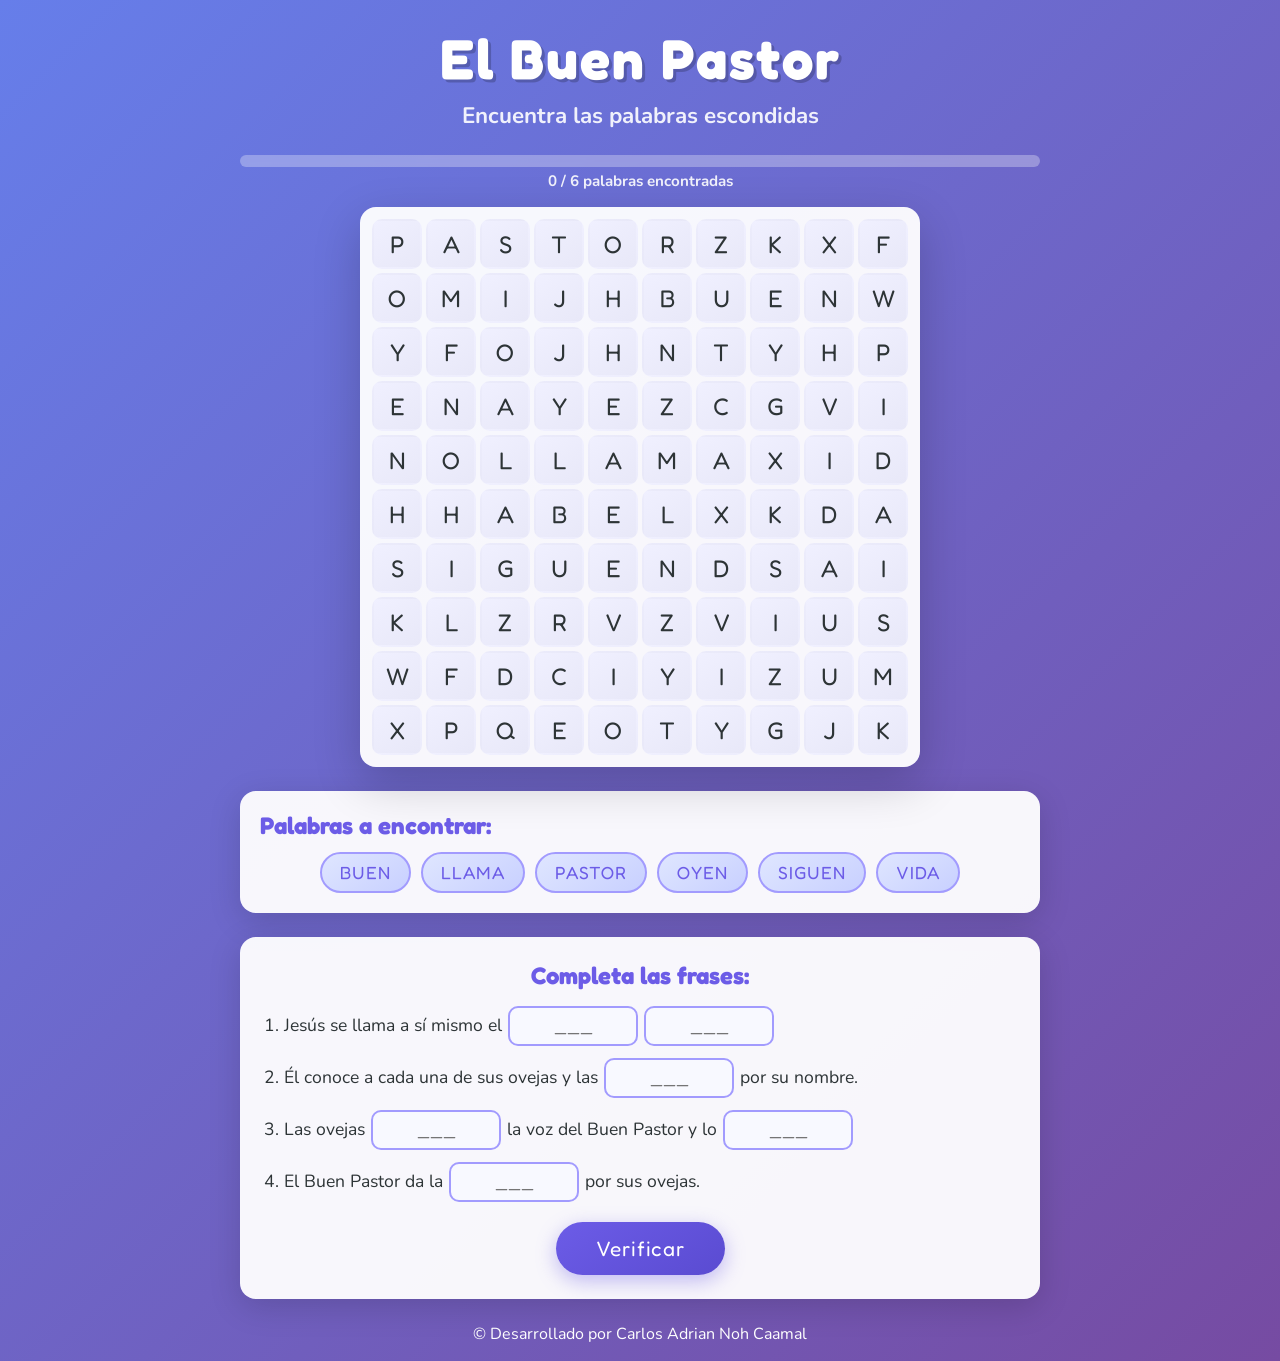
<file: index.html>
<!DOCTYPE html>
<html lang="es">

<head>
    <meta charset="UTF-8">
    <meta name="viewport" content="width=device-width, initial-scale=1.0">
    <title>El Buen Pastor - Sopa de Letras</title>
    <link rel="icon" href="icon.png" type="image/png">
    <link rel="preconnect" href="https://fonts.googleapis.com">
    <link href="https://fonts.googleapis.com/css2?family=Fredoka+One&family=Nunito:wght@400;700&display=swap" rel="stylesheet">
    <link rel="stylesheet" href="styles.css">
</head>

<body>
    <div class="game-container">
        <header class="game-header">
            <h1>El Buen Pastor</h1>
            <p class="subtitle">Encuentra las palabras escondidas</p>
        </header>

        <div class="progress-bar">
            <div class="progress-fill" id="progressFill"></div>
        </div>
        <p class="progress-text" id="progressText">0 / 6 palabras encontradas</p>

        <div class="grid-wrapper">
            <div class="word-grid" id="wordGrid"></div>
        </div>

        <div class="words-panel">
            <h2>Palabras a encontrar:</h2>
            <div class="words-list" id="wordsList">
                <span class="word-chip" data-word="BUEN">BUEN</span>
                <span class="word-chip" data-word="LLAMA">LLAMA</span>
                <span class="word-chip" data-word="PASTOR">PASTOR</span>
                <span class="word-chip" data-word="OYEN">OYEN</span>
                <span class="word-chip" data-word="SIGUEN">SIGUEN</span>
                <span class="word-chip" data-word="VIDA">VIDA</span>
            </div>
        </div>

        <div class="sentences-panel">
            <h2>Completa las frases:</h2>
            <form id="sentencesForm">
                <div class="sentence">
                    <span>1. Jesús se llama a sí mismo el</span>
                    <input type="text" id="sentence1" placeholder="___" autocomplete="off">
                    <input type="text" id="sentence2" placeholder="___" autocomplete="off">
                </div>
                <div class="sentence">
                    <span>2. Él conoce a cada una de sus ovejas y las</span>
                    <input type="text" id="sentence3" placeholder="___" autocomplete="off">
                    <span>por su nombre.</span>
                </div>
                <div class="sentence">
                    <span>3. Las ovejas</span>
                    <input type="text" id="sentence4" placeholder="___" autocomplete="off">
                    <span>la voz del Buen Pastor y lo</span>
                    <input type="text" id="sentence5" placeholder="___" autocomplete="off">
                </div>
                <div class="sentence">
                    <span>4. El Buen Pastor da la</span>
                    <input type="text" id="sentence6" placeholder="___" autocomplete="off">
                    <span>por sus ovejas.</span>
                </div>
                <button type="button" class="btn-verify" onclick="validateSentences()">Verificar</button>
            </form>
        </div>

        <div class="celebration" id="celebration">
            <div class="confetti-container" id="confettiContainer"></div>
            <div class="celebration-content">
                <span class="celebration-icon">🎉</span>
                <h2>¡Felicidades!</h2>
                <p>¡Encontraste todas las palabras!</p>
                <button class="btn-play-again" onclick="resetGame()">Jugar de nuevo</button>
            </div>
        </div>
    </div>

    <!-- Derechos de autor -->
    <footer class="footer">
        <div class="container" style="text-align: center;">
            <p class="text-center" style="color: white;">&copy; Desarrollado por Carlos Adrian Noh Caamal</p>
        </div>
    </footer>

    <script src="scripts.js"></script>
</body>

</html>
</file>
<file: styles.css>
* {
    margin: 0;
    padding: 0;
    box-sizing: border-box;
}

:root {
    --primary: #6c5ce7;
    --primary-light: #a29bfe;
    --secondary: #00cec9;
    --accent: #fd79a8;
    --success: #00b894;
    --warning: #fdcb6e;
    --bg-gradient: linear-gradient(135deg, #667eea 0%, #764ba2 100%);
    --card-bg: rgba(255, 255, 255, 0.95);
    --shadow: 0 8px 32px rgba(0, 0, 0, 0.15);
    --shadow-lg: 0 16px 48px rgba(0, 0, 0, 0.2);
    --radius: 16px;
    --radius-sm: 10px;
}

body {
    font-family: 'Nunito', sans-serif;
    background: var(--bg-gradient);
    min-height: 100vh;
    padding: 16px;
    overflow-x: hidden;
}

.game-container {
    max-width: 800px;
    margin: 0 auto;
    position: relative;
}

/* ==================== HEADER ==================== */
.game-header {
    text-align: center;
    margin-bottom: 24px;
    animation: slideDown 0.6s ease-out;
}

.game-header h1 {
    font-family: 'Fredoka One', cursive;
    font-size: clamp(2rem, 6vw, 3.5rem);
    color: #fff;
    text-shadow: 3px 3px 0 rgba(0,0,0,0.2);
    margin: 8px 0;
    letter-spacing: 2px;
}

.subtitle {
    font-size: clamp(1rem, 3vw, 1.4rem);
    color: rgba(255, 255, 255, 0.9);
    font-weight: 700;
}

/* ==================== PROGRESS BAR ==================== */
.progress-bar {
    width: 100%;
    height: 12px;
    background: rgba(255, 255, 255, 0.3);
    border-radius: 20px;
    margin: 12px 0 4px;
    overflow: hidden;
    backdrop-filter: blur(4px);
}

.progress-fill {
    height: 100%;
    width: 0%;
    background: linear-gradient(90deg, var(--success), var(--secondary));
    border-radius: 20px;
    transition: width 0.5s cubic-bezier(0.4, 0, 0.2, 1);
    box-shadow: 0 0 12px rgba(0, 206, 201, 0.6);
}

.progress-text {
    text-align: center;
    color: rgba(255, 255, 255, 0.9);
    font-weight: 700;
    font-size: 0.95rem;
    margin-bottom: 16px;
}

/* ==================== WORD GRID ==================== */
.grid-wrapper {
    display: flex;
    justify-content: center;
    margin-bottom: 24px;
}

.word-grid {
    display: grid;
    grid-template-columns: repeat(10, 1fr);
    gap: 4px;
    background: var(--card-bg);
    padding: 12px;
    border-radius: var(--radius);
    box-shadow: var(--shadow-lg);
    width: 100%;
    max-width: 500px;
    aspect-ratio: 1;
    animation: fadeInUp 0.8s ease-out;
}

.grid-cell {
    aspect-ratio: 1;
    display: flex;
    justify-content: center;
    align-items: center;
    font-family: 'Fredoka One', cursive;
    font-size: clamp(14px, 3.5vw, 22px);
    background: linear-gradient(145deg, #f0f0ff, #e8e8f8);
    border: 2px solid transparent;
    border-radius: var(--radius-sm);
    cursor: pointer;
    transition: all 0.2s cubic-bezier(0.4, 0, 0.2, 1);
    user-select: none;
    -webkit-user-select: none;
    -webkit-tap-highlight-color: transparent;
    color: #2d3436;
    position: relative;
    overflow: hidden;
}

.grid-cell:hover {
    transform: scale(1.12);
    border-color: var(--primary);
    box-shadow: 0 4px 16px rgba(108, 92, 231, 0.3);
    z-index: 2;
    background: linear-gradient(145deg, #dfe6ff, #c8d0ff);
}

.grid-cell:active {
    transform: scale(0.95);
}

.grid-cell.selected {
    background: linear-gradient(145deg, #ffeaa7, #fdcb6e);
    border-color: #f39c12;
    color: #2d3436;
    animation: popIn 0.3s ease-out;
    box-shadow: 0 4px 16px rgba(253, 203, 110, 0.5);
}

.grid-cell.found {
    background: linear-gradient(145deg, #55efc4, #00b894);
    border-color: #00b894;
    color: #fff;
    text-shadow: 1px 1px 2px rgba(0,0,0,0.2);
    animation: celebrateCell 0.5s ease-out;
}

.grid-cell.start-cell {
    background: linear-gradient(145deg, #fd79a8, #e84393);
    border-color: #e84393;
    color: #fff;
    text-shadow: 1px 1px 2px rgba(0,0,0,0.2);
    animation: pulse 1s infinite;
}

/* ==================== WORDS PANEL ==================== */
.words-panel {
    background: var(--card-bg);
    border-radius: var(--radius);
    padding: 20px;
    margin-bottom: 24px;
    box-shadow: var(--shadow);
    animation: fadeInUp 1s ease-out;
}

.words-panel h2 {
    font-family: 'Fredoka One', cursive;
    font-size: clamp(1.1rem, 3vw, 1.5rem);
    color: var(--primary);
    margin-bottom: 12px;
}

.words-list {
    display: flex;
    flex-wrap: wrap;
    gap: 10px;
    justify-content: center;
}

.word-chip {
    display: inline-block;
    padding: 8px 18px;
    background: linear-gradient(145deg, #dfe6ff, #c8d0ff);
    border-radius: 30px;
    font-family: 'Fredoka One', cursive;
    font-size: clamp(0.85rem, 2.5vw, 1.1rem);
    color: var(--primary);
    border: 2px solid var(--primary-light);
    transition: all 0.3s ease;
    letter-spacing: 1px;
}

.word-chip.found {
    background: linear-gradient(145deg, #55efc4, #00b894);
    border-color: var(--success);
    color: #fff;
    text-shadow: 1px 1px 2px rgba(0,0,0,0.15);
    animation: celebrateChip 0.5s ease-out;
}

/* ==================== SENTENCES PANEL ==================== */
.sentences-panel {
    background: var(--card-bg);
    border-radius: var(--radius);
    padding: 24px;
    margin-bottom: 24px;
    box-shadow: var(--shadow);
    animation: fadeInUp 1.2s ease-out;
}

.sentences-panel h2 {
    font-family: 'Fredoka One', cursive;
    font-size: clamp(1.1rem, 3vw, 1.5rem);
    color: var(--primary);
    margin-bottom: 16px;
    text-align: center;
}

.sentence {
    display: flex;
    flex-wrap: wrap;
    align-items: center;
    gap: 6px;
    margin-bottom: 12px;
    font-size: clamp(0.9rem, 2.5vw, 1.1rem);
    color: #2d3436;
    line-height: 2;
}

.sentence input[type="text"] {
    width: clamp(70px, 18vw, 130px);
    padding: 8px 12px;
    border: 2px solid var(--primary-light);
    border-radius: var(--radius-sm);
    font-family: 'Fredoka One', cursive;
    font-size: clamp(0.85rem, 2.2vw, 1rem);
    text-align: center;
    text-transform: uppercase;
    transition: all 0.3s ease;
    background: #f8f9ff;
    color: var(--primary);
}

.sentence input[type="text"]:focus {
    outline: none;
    border-color: var(--primary);
    box-shadow: 0 0 0 3px rgba(108, 92, 231, 0.2);
    background: #fff;
}

.sentence input[type="text"].correct {
    border-color: var(--success);
    background: #e6fff9;
    color: var(--success);
}

.sentence input[type="text"].incorrect {
    border-color: #ff7675;
    background: #fff5f5;
    color: #d63031;
    animation: shake 0.5s ease;
}

.btn-verify {
    display: block;
    margin: 20px auto 0;
    padding: 14px 40px;
    background: linear-gradient(145deg, var(--primary), #5a4bd1);
    color: #fff;
    border: none;
    border-radius: 30px;
    font-family: 'Fredoka One', cursive;
    font-size: clamp(1rem, 3vw, 1.3rem);
    cursor: pointer;
    transition: all 0.3s ease;
    box-shadow: 0 6px 20px rgba(108, 92, 231, 0.4);
    letter-spacing: 1px;
}

.btn-verify:hover {
    transform: translateY(-3px);
    box-shadow: 0 10px 30px rgba(108, 92, 231, 0.5);
    background: linear-gradient(145deg, #7c6ef0, #6c5ce7);
}

.btn-verify:active {
    transform: translateY(0);
}

/* ==================== CELEBRATION OVERLAY ==================== */
.celebration {
    display: none;
    position: fixed;
    inset: 0;
    background: rgba(0, 0, 0, 0.6);
    backdrop-filter: blur(6px);
    z-index: 1000;
    justify-content: center;
    align-items: center;
    animation: fadeIn 0.3s ease;
}

.celebration.active {
    display: flex;
}

.celebration-content {
    background: var(--card-bg);
    border-radius: var(--radius);
    padding: 40px 50px;
    text-align: center;
    box-shadow: var(--shadow-lg);
    animation: bounceIn 0.6s cubic-bezier(0.68, -0.55, 0.27, 1.55);
    position: relative;
    z-index: 2;
}

.celebration-icon {
    font-size: 72px;
    display: block;
    margin-bottom: 12px;
    animation: bounce 1s infinite;
}

.celebration-content h2 {
    font-family: 'Fredoka One', cursive;
    font-size: clamp(1.8rem, 5vw, 2.5rem);
    color: var(--primary);
    margin-bottom: 8px;
}

.celebration-content p {
    font-size: clamp(1rem, 3vw, 1.3rem);
    color: #636e72;
    margin-bottom: 20px;
}

.btn-play-again {
    padding: 14px 36px;
    background: linear-gradient(145deg, var(--accent), #e84393);
    color: #fff;
    border: none;
    border-radius: 30px;
    font-family: 'Fredoka One', cursive;
    font-size: 1.1rem;
    cursor: pointer;
    transition: all 0.3s ease;
    box-shadow: 0 6px 20px rgba(253, 121, 168, 0.4);
}

.btn-play-again:hover {
    transform: translateY(-3px);
    box-shadow: 0 10px 30px rgba(253, 121, 168, 0.5);
}

/* ==================== CONFETTI ==================== */
.confetti-container {
    position: fixed;
    inset: 0;
    pointer-events: none;
    z-index: 1001;
    overflow: hidden;
}

.confetti-piece {
    position: absolute;
    width: 12px;
    height: 12px;
    top: -20px;
    animation: confettiFall linear forwards;
}

/* ==================== ANIMATIONS ==================== */
@keyframes bounce {
    0%, 100% { transform: translateY(0); }
    50% { transform: translateY(-12px); }
}

@keyframes slideDown {
    from { opacity: 0; transform: translateY(-30px); }
    to { opacity: 1; transform: translateY(0); }
}

@keyframes fadeInUp {
    from { opacity: 0; transform: translateY(20px); }
    to { opacity: 1; transform: translateY(0); }
}

@keyframes fadeIn {
    from { opacity: 0; }
    to { opacity: 1; }
}

@keyframes popIn {
    0% { transform: scale(0.5); }
    70% { transform: scale(1.15); }
    100% { transform: scale(1); }
}

@keyframes celebrateCell {
    0% { transform: scale(0.5) rotate(-10deg); }
    50% { transform: scale(1.2) rotate(5deg); }
    100% { transform: scale(1) rotate(0); }
}

@keyframes celebrateChip {
    0% { transform: scale(1); }
    50% { transform: scale(1.15); }
    100% { transform: scale(1); }
}

@keyframes pulse {
    0%, 100% { box-shadow: 0 0 0 0 rgba(232, 67, 147, 0.4); }
    50% { box-shadow: 0 0 0 8px rgba(232, 67, 147, 0); }
}

@keyframes shake {
    0%, 100% { transform: translateX(0); }
    20% { transform: translateX(-6px); }
    40% { transform: translateX(6px); }
    60% { transform: translateX(-4px); }
    80% { transform: translateX(4px); }
}

@keyframes bounceIn {
    0% { transform: scale(0.3); opacity: 0; }
    50% { transform: scale(1.08); }
    70% { transform: scale(0.95); }
    100% { transform: scale(1); opacity: 1; }
}

@keyframes confettiFall {
    0% {
        transform: translateY(0) rotate(0deg) scale(1);
        opacity: 1;
    }
    100% {
        transform: translateY(100vh) rotate(720deg) scale(0.5);
        opacity: 0;
    }
}

/* ==================== RESPONSIVE ==================== */
@media (max-width: 600px) {
    body {
        padding: 10px;
    }

    .word-grid {
        gap: 3px;
        padding: 8px;
        max-width: 100%;
    }

    .words-panel,
    .sentences-panel {
        padding: 16px;
    }

    .sentence {
        flex-direction: column;
        align-items: flex-start;
        gap: 2px;
    }

    .sentence input[type="text"] {
        width: 100px;
    }

    .celebration-content {
        padding: 30px 24px;
        margin: 16px;
    }
}

@media (max-width: 400px) {
    .grid-cell {
        font-size: 12px;
        border-radius: 6px;
    }

    .word-grid {
        gap: 2px;
        padding: 6px;
    }

    .word-chip {
        padding: 6px 12px;
        font-size: 0.8rem;
    }
}

@media (min-width: 1200px) {
    .word-grid {
        max-width: 560px;
    }

    .grid-cell {
        font-size: 24px;
    }
}
</file>
